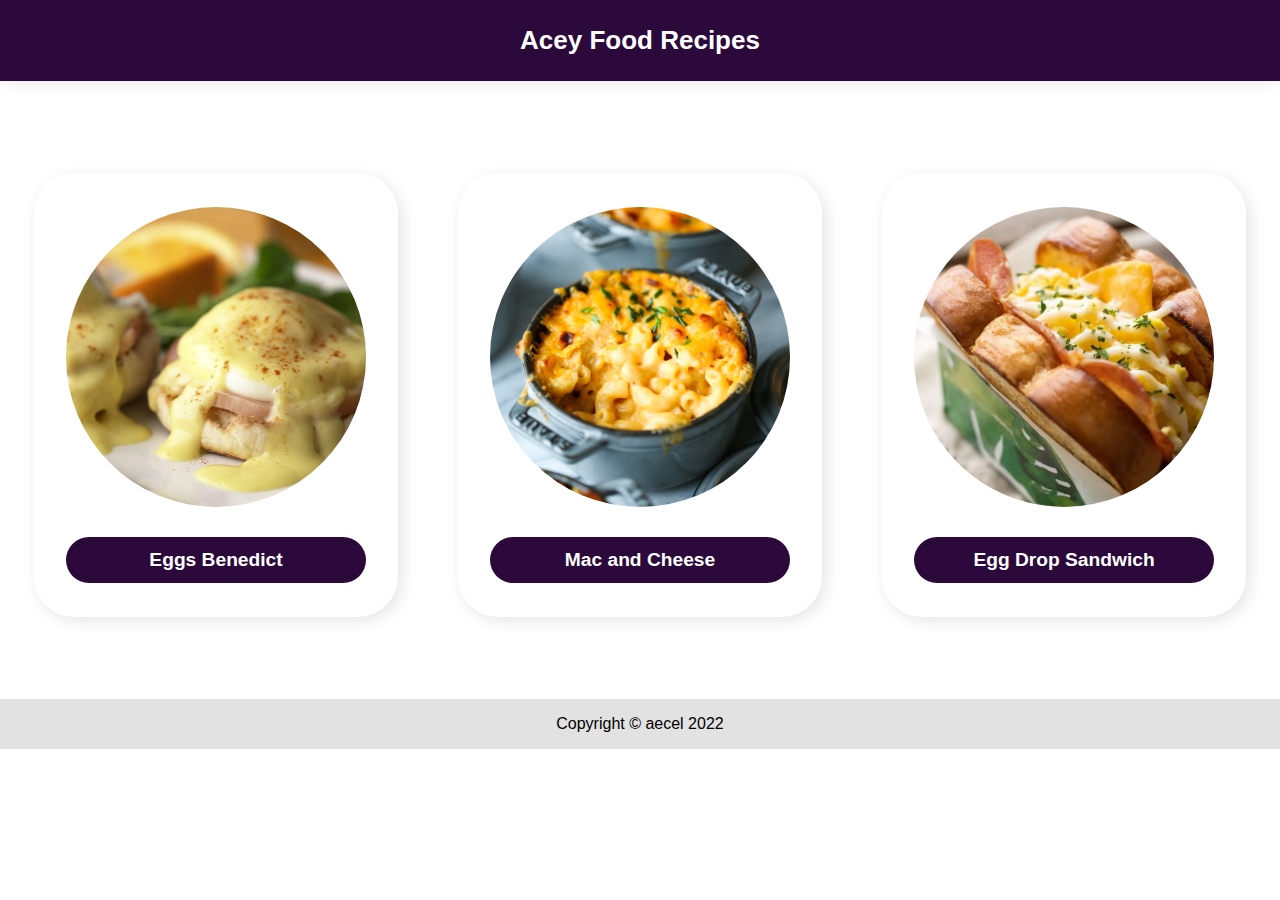
<file: index.html>
<!DOCTYPE html>
<html lang="en">
  <head>
    <meta charset="UTF-8" />
    <meta http-equiv="X-UA-Compatible" content="IE=edge" />
    <meta name="viewport" content="width=device-width, initial-scale=1.0" />
    <title>Acey Food Recipes</title>
    <link rel="stylesheet" href="styles.css" />
  </head>
  <body class="index-body">
    <header class="odin-title">Acey Food Recipes</header>
    <div class="content">
      <div class="recipe-list">
        <a href="./recipes/eggs-benedict.html">
          <div class="recipe">
            <img src="./images/eggs-benny.jfif" alt="Sexy Eggs Benedict" />
            <div class="recipe-name">Eggs Benedict</div>
          </div>
        </a>
        <a href="./recipes/mac.html">
          <div class="recipe">
            <img src="./images/mac.jpg" alt="Sexy Mac and Cheese" />
            <div class="recipe-name">Mac and Cheese</div>
          </div>
        </a>
        <a href="./recipes/egg-drop.html">
          <div class="recipe">
            <img src="./images/egg-drop.webp" alt="Sexy Egg Drop" />
            <div class="recipe-name">Egg Drop Sandwich</div>
          </div>
        </a>
        <!-- <a href="./recipes/eggs-benedict.html">
          <div class="recipe">
            <img src="./images/eggs-benny.jfif" alt="Sexy Eggs Benedict" />
            <div class="recipe-name">Eggs Benedict</div>
          </div>
        </a> -->
      </div>
    </div>
    <footer>Copyright © aecel 2022</footer>
  </body>
</html>
</file>
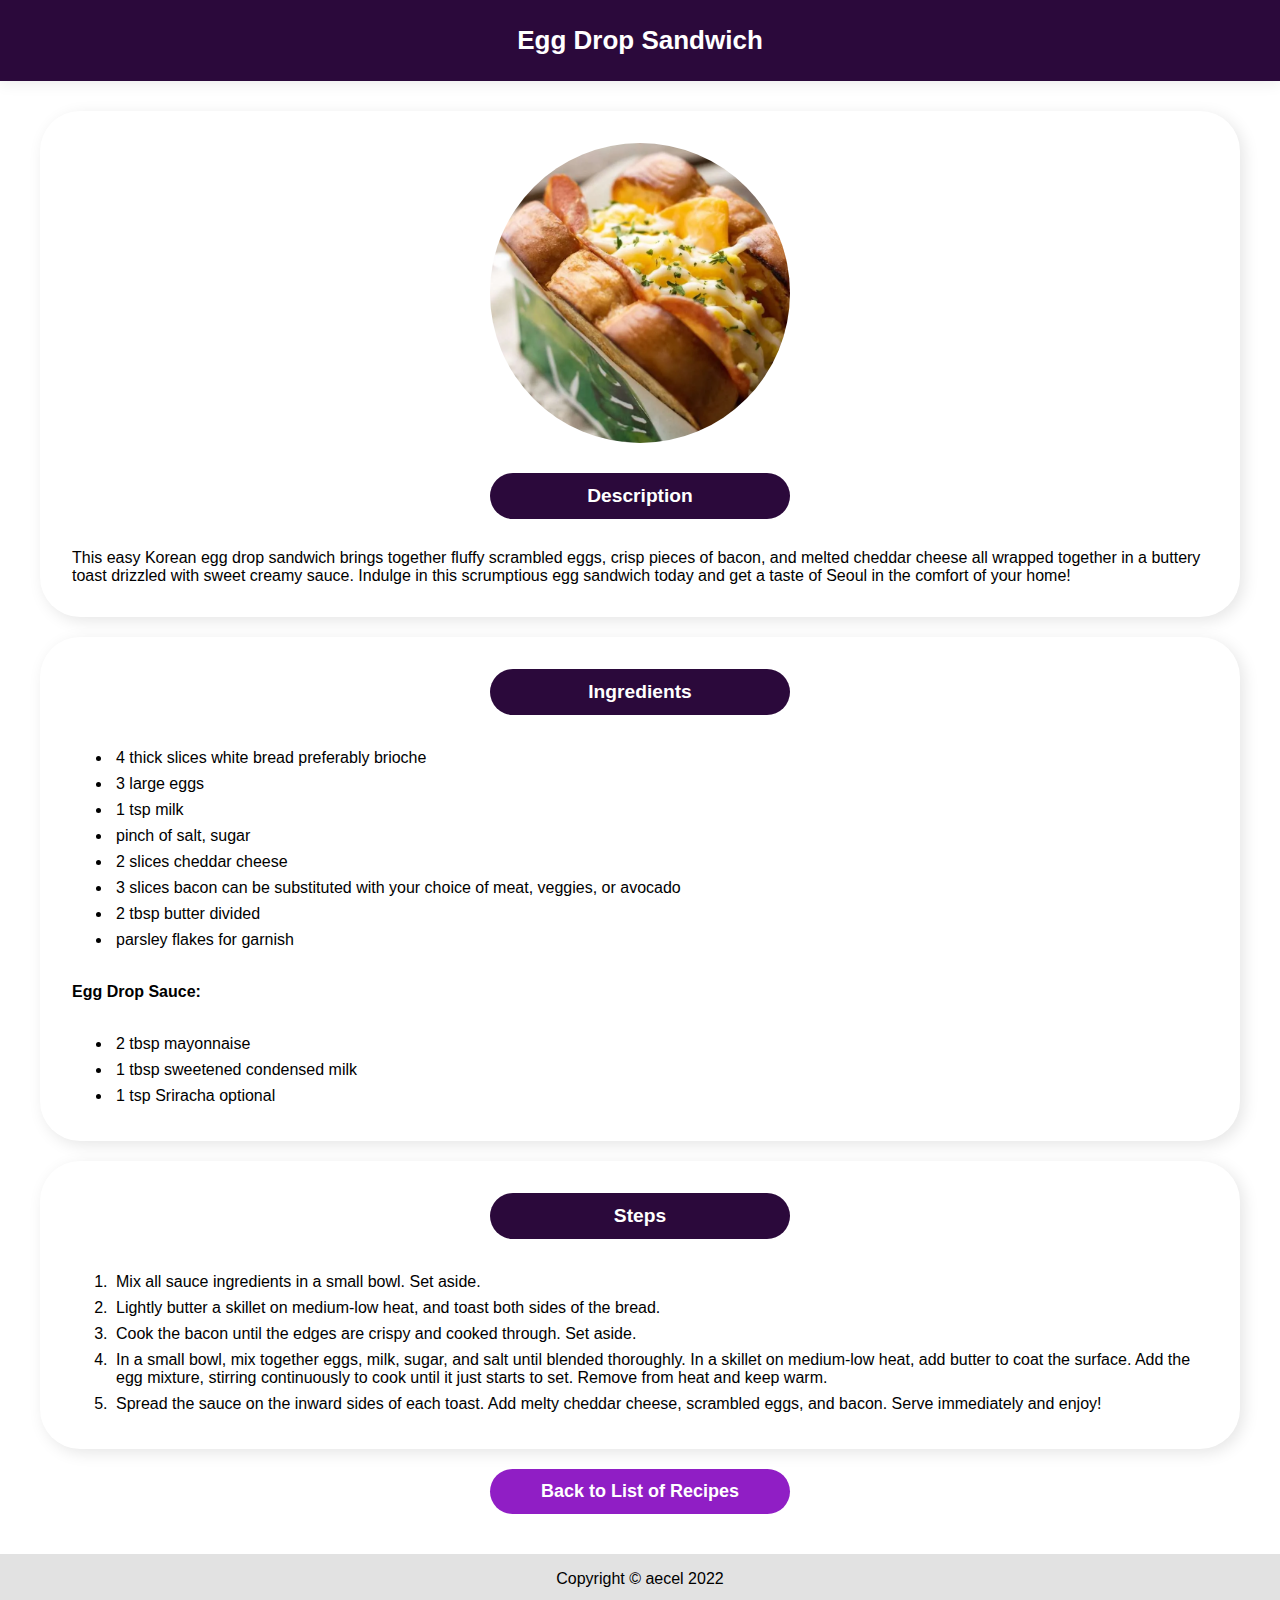
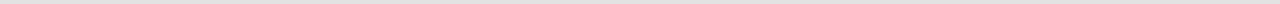
<file: recipes/egg-drop.html>
<!DOCTYPE html>
<html lang="en">
<head>
    <meta charset="UTF-8">
    <meta http-equiv="X-UA-Compatible" content="IE=edge">
    <meta name="viewport" content="width=device-width, initial-scale=1.0">
    <title>Egg Drop Sandwich</title>
    <link rel="stylesheet" href="../styles.css">
</head>
<body class="recipe-body">
    
    <header class="recipe-title">Egg Drop Sandwich</header>
    <div class="center-me">
        <img src="../images/egg-drop.webp" alt="Sexy Egg Drop Sandwich">

        <h3 class="section">Description</h3>
        <p class="desc-text">
            This easy Korean egg drop sandwich brings together fluffy scrambled eggs, 
            crisp pieces of bacon, and melted cheddar cheese all wrapped together in a buttery toast drizzled with sweet creamy sauce. 
            Indulge in this scrumptious egg sandwich today and get a taste of Seoul in the comfort of your home!
        </p>
    </div>
    <div class="section-container">
        <h3 class="section">Ingredients</h3>
        <ul>
            <li>4 thick slices white bread preferably brioche</li>
            <li>3 large eggs</li>
            <li>1 tsp milk</li>
            <li>pinch of salt, sugar</li>
            <li>2 slices cheddar cheese</li>
            <li>3 slices bacon can be substituted with your choice of meat, veggies, or avocado</li>
            <li>2 tbsp butter divided</li>
            <li>parsley flakes for garnish</li>
        </ul>
        <h4>Egg Drop Sauce:</h4>
        <ul>
            <li>2 tbsp mayonnaise</li>
            <li>1 tbsp sweetened condensed milk</li>
            <li>1 tsp Sriracha optional</li>
        </ul>
    </div>
    <div class="section-container">
    <h3 class="section">Steps</h3>
    
    <ol>
        <li>Mix all sauce ingredients in a small bowl. Set aside.</li>
        <li>Lightly butter a skillet on medium-low heat, and toast both sides of the bread.</li>
        <li>Cook the bacon until the edges are crispy and cooked through. Set aside.</li>
        <li>In a small bowl, mix together eggs, milk, sugar, and salt until blended thoroughly. In a skillet on medium-low heat, 
            add butter to coat the surface. 
            Add the egg mixture, stirring continuously to cook until it just starts to set. Remove from heat and keep warm.</li>
        <li>Spread the sauce on the inward sides of each toast. Add melty cheddar cheese, scrambled eggs, and bacon. Serve immediately and enjoy!</li>
    </ol>
    
    </div>
    <a class="back-to-home" href="../index.html">Back to List of Recipes</a>
    <footer>Copyright © aecel 2022</footer>
</body>
</html>
</file>
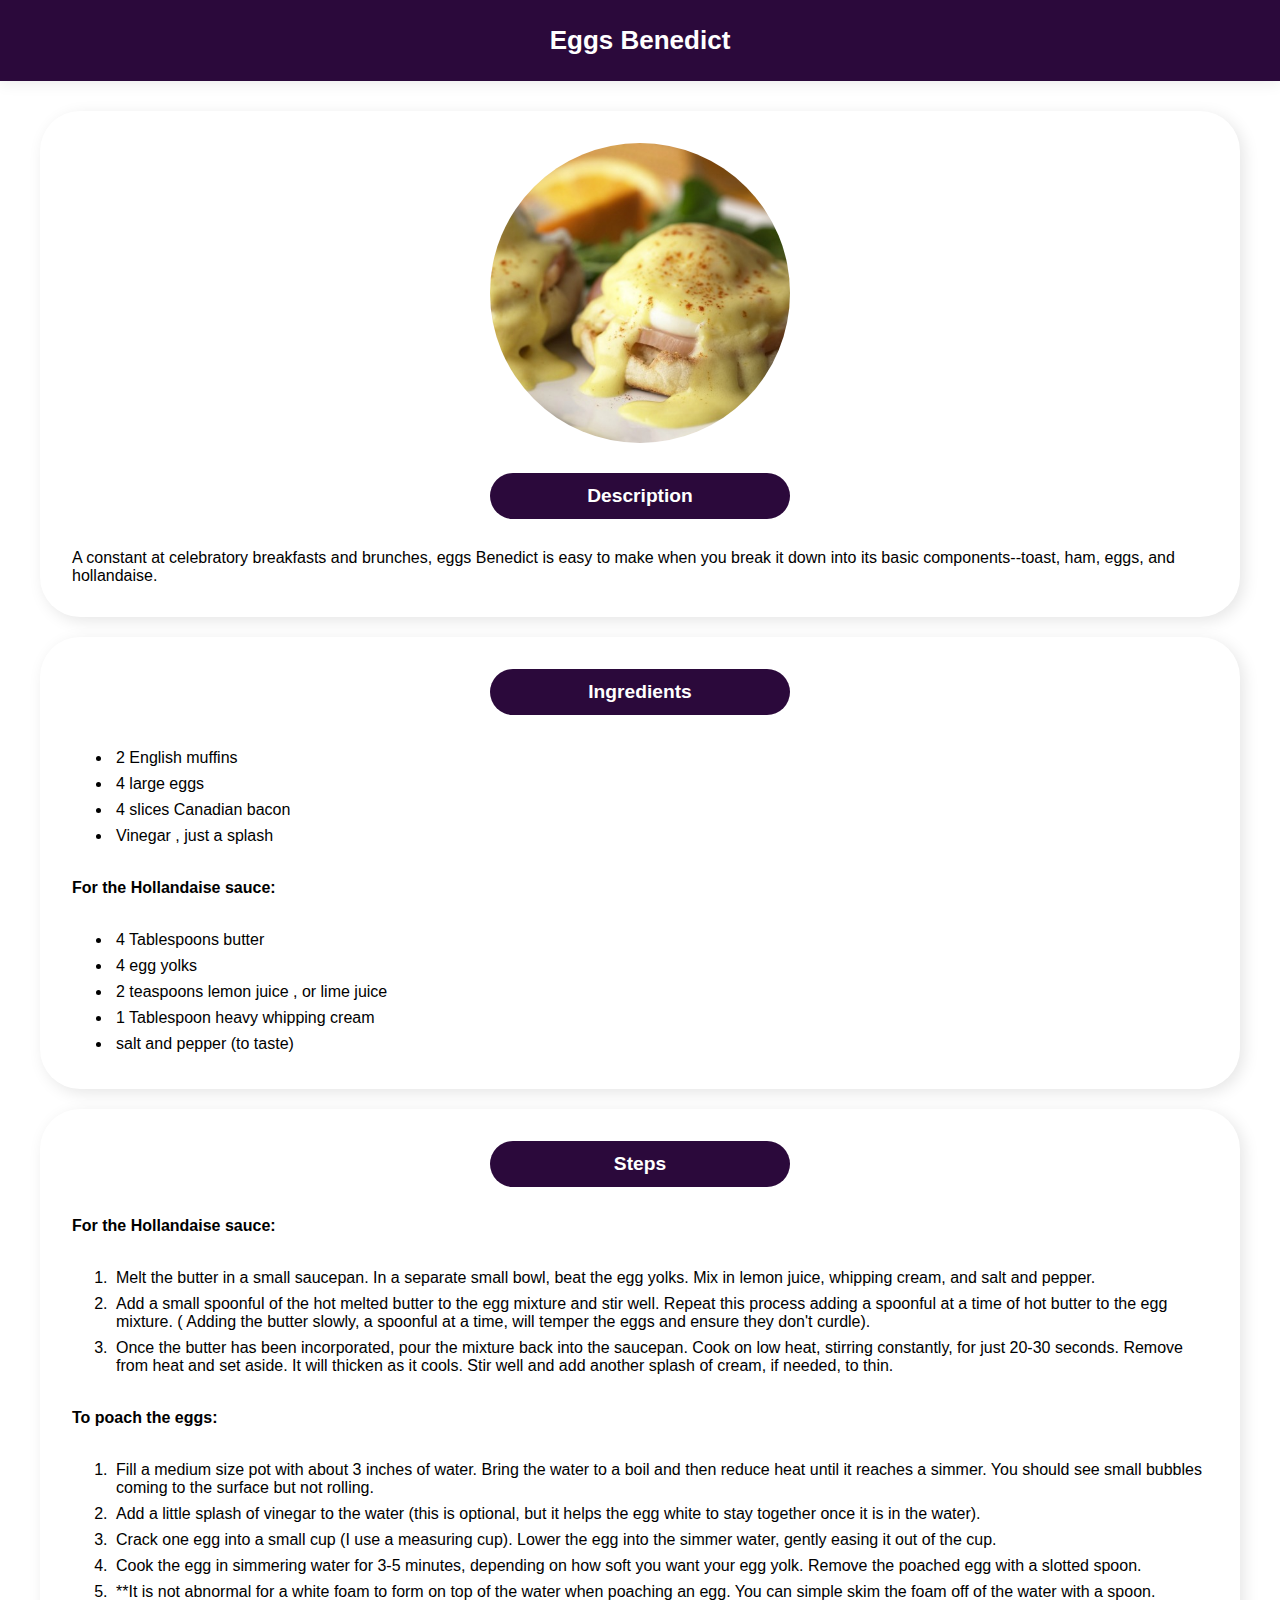
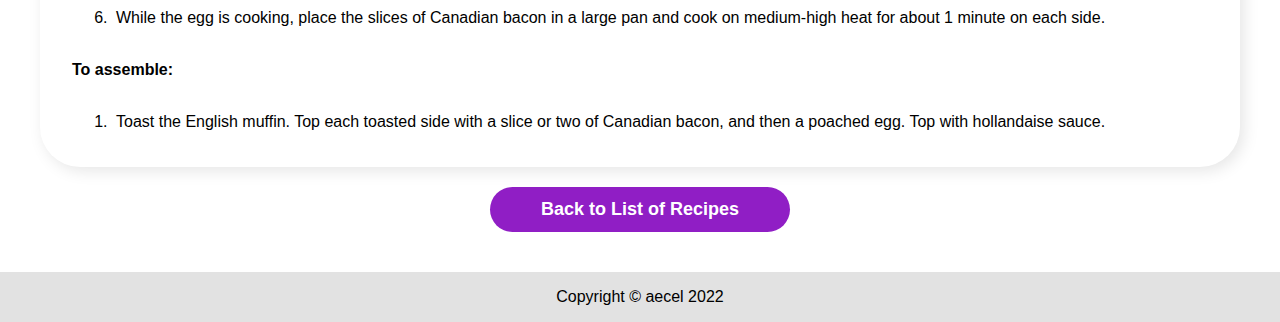
<file: recipes/eggs-benedict.html>
<!DOCTYPE html>
<html lang="en">
<head>
    <meta charset="UTF-8">
    <meta http-equiv="X-UA-Compatible" content="IE=edge">
    <meta name="viewport" content="width=device-width, initial-scale=1.0">
    <title>Eggs Benedict</title>
    <link rel="stylesheet" href="../styles.css">
</head>
<body class="recipe-body">
    
    <header class="recipe-title">Eggs Benedict</header>
    <div class="center-me">
        <img src="../images/eggs-benny.jfif" alt="Sexy Eggs Benedict">

        <h3 class="section">Description</h3>
        <p class="desc-text">
            A constant at celebratory breakfasts and brunches, 
            eggs Benedict is easy to make when you break it down into its basic components--toast, ham, eggs, and hollandaise.
        </p>
    </div>
    <div class="section-container">
        <h3 class="section">Ingredients</h3>
        <ul>
            <li>2 English muffins</li>
            <li>4 large eggs</li>
            <li>4 slices Canadian bacon</li>
            <li>Vinegar , just a splash</li>
        </ul>
        <h4>For the Hollandaise sauce:</h4>
        <ul>
            <li>4 Tablespoons butter</li>
            <li>4 egg yolks</li>
            <li>2 teaspoons lemon juice , or lime juice</li>
            <li>1 Tablespoon heavy whipping cream</li>
            <li>salt and pepper (to taste)</li>
        </ul>
    </div>
    <div class="section-container">
    <h3 class="section">Steps</h3>
    <h4>For the Hollandaise sauce:</h4>
    <ol>
        <li>
            <p>
                Melt the butter in a small saucepan. 
                In a separate small bowl, beat the egg yolks. 
                Mix in lemon juice, whipping cream, and salt and pepper.
            </p>
        </li>
        <li>
            <p>
                Add a small spoonful of the hot melted butter to the egg mixture and stir well. 
                Repeat this process adding a spoonful at a time of hot butter to the egg mixture.
                ( Adding the butter slowly, a spoonful at a time, will temper the eggs and ensure they don't curdle).
            </p>
        </li>
        <li>
            <p>
                Once the butter has been incorporated, pour the mixture back into the saucepan. 
                Cook on low heat, stirring constantly, for just 20-30 seconds. 
                Remove from heat and set aside. It will thicken as it cools. 
                Stir well and add another splash of cream, if needed, to thin.
            </p>
        </li>
    </ol>
    <h4>To poach the eggs:</h4>
    <ol>
        <li>
            <p>
                Fill a medium size pot with about 3 inches of water. 
                Bring the water to a boil and then reduce heat until it reaches a simmer. 
                You should see small bubbles coming to the surface but not rolling.  
            </p>
        </li>
        <li>
            <p>
                Add a little splash of vinegar to the water (this is optional, 
                but it helps the egg white to stay together once it is in the water).
            </p>
        </li>
        <li>
            <p>
                Crack one egg into a small cup (I use a measuring cup).  
                Lower the egg into the simmer water, gently easing it out of the cup.
            </p>
        </li>
        <li>
            <p>
                Cook the egg in simmering water for 3-5 minutes, depending on how soft you want your egg yolk. 
                Remove the poached egg with a slotted spoon.
            </p>
        </li>
        <li>
            <p>
                **It is not abnormal for a white foam to form on top of the water when poaching an egg. 
                You can simple skim the foam off of the water with a spoon.
            </p>
        </li>
        <li>
            <p>
                While the egg is cooking, 
                place the slices of Canadian bacon in a large pan and cook on medium-high heat for about 1 minute on each side.
            </p>
        </li>
    </ol>
    <h4>To assemble:</h4>
    <ol>
        <li>
            <p>
                Toast the English muffin. 
                Top each toasted side with a slice or two of Canadian bacon, and then a poached egg. 
                Top with hollandaise sauce.
            </p>
        </li>
    </ol>
    </div>
    <a class="back-to-home" href="../index.html">Back to List of Recipes</a>
    <footer>Copyright © aecel 2022</footer>
</body>
</html>
</file>
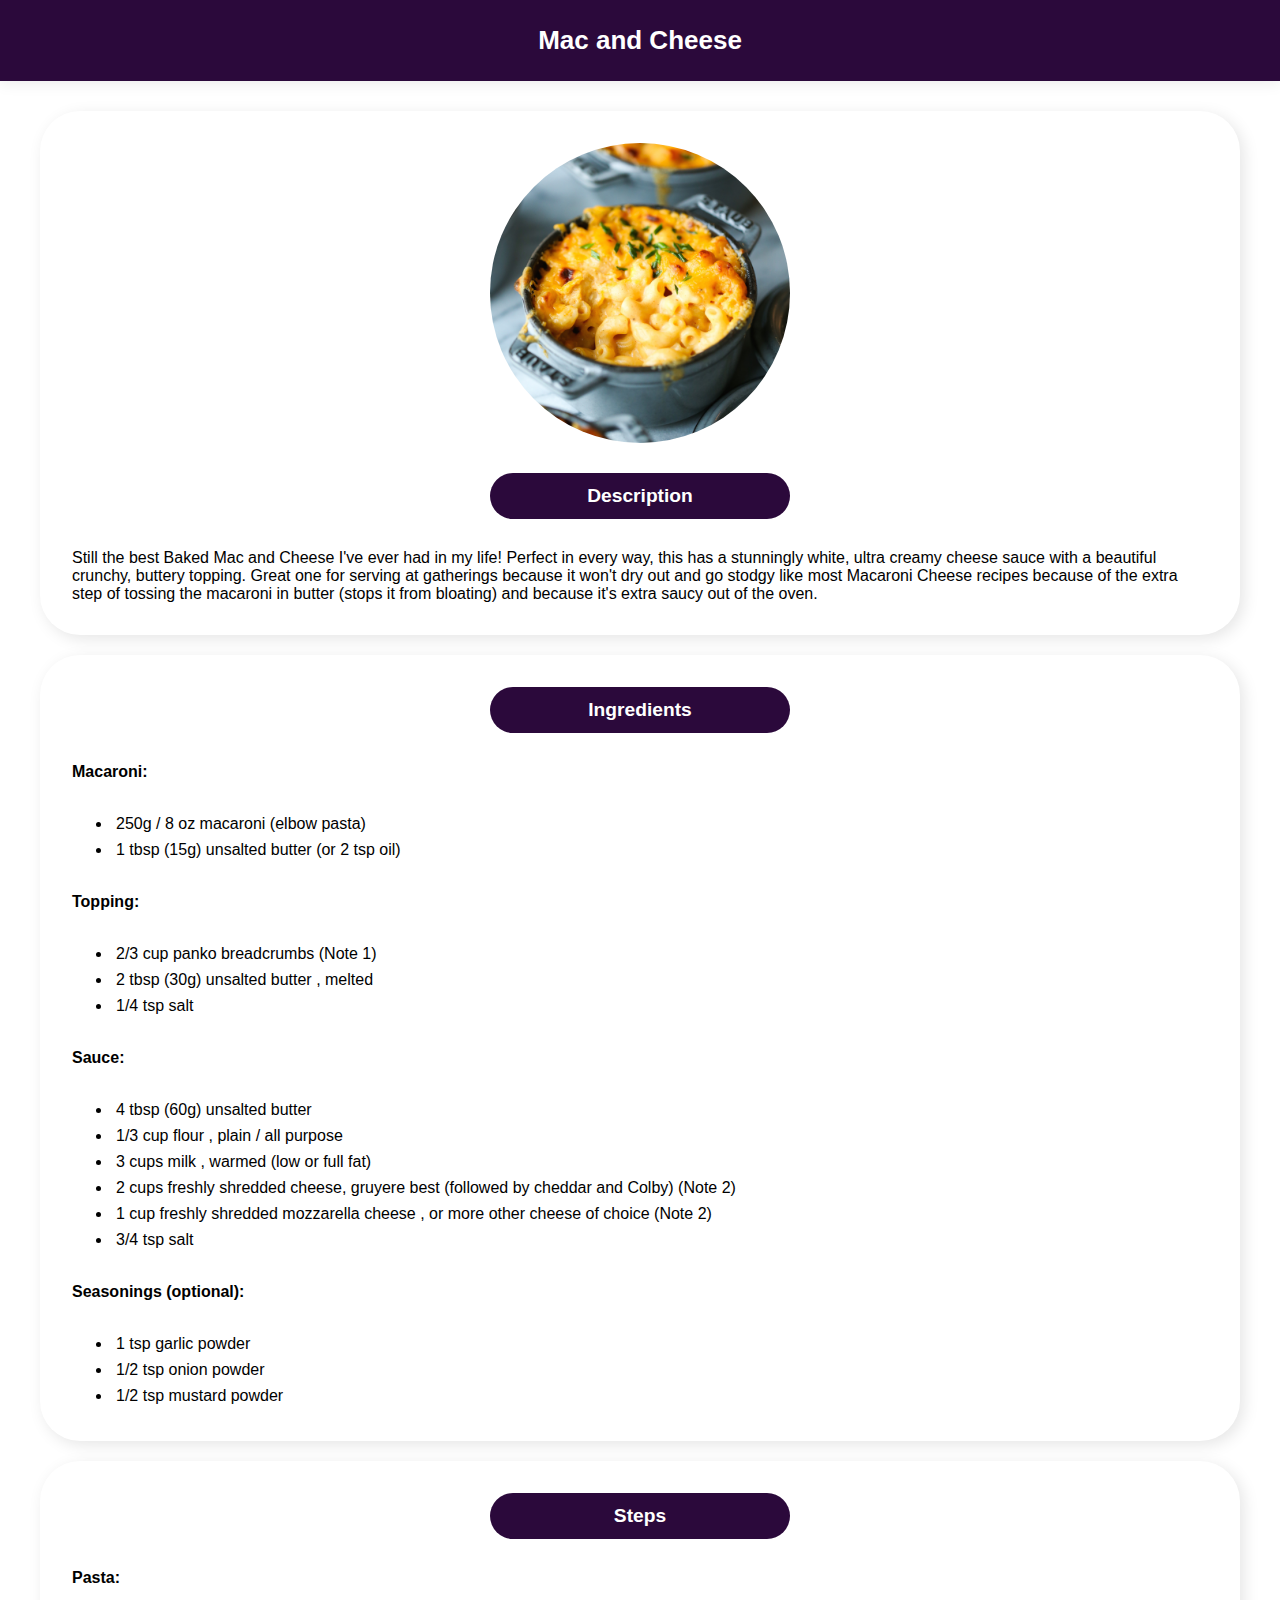
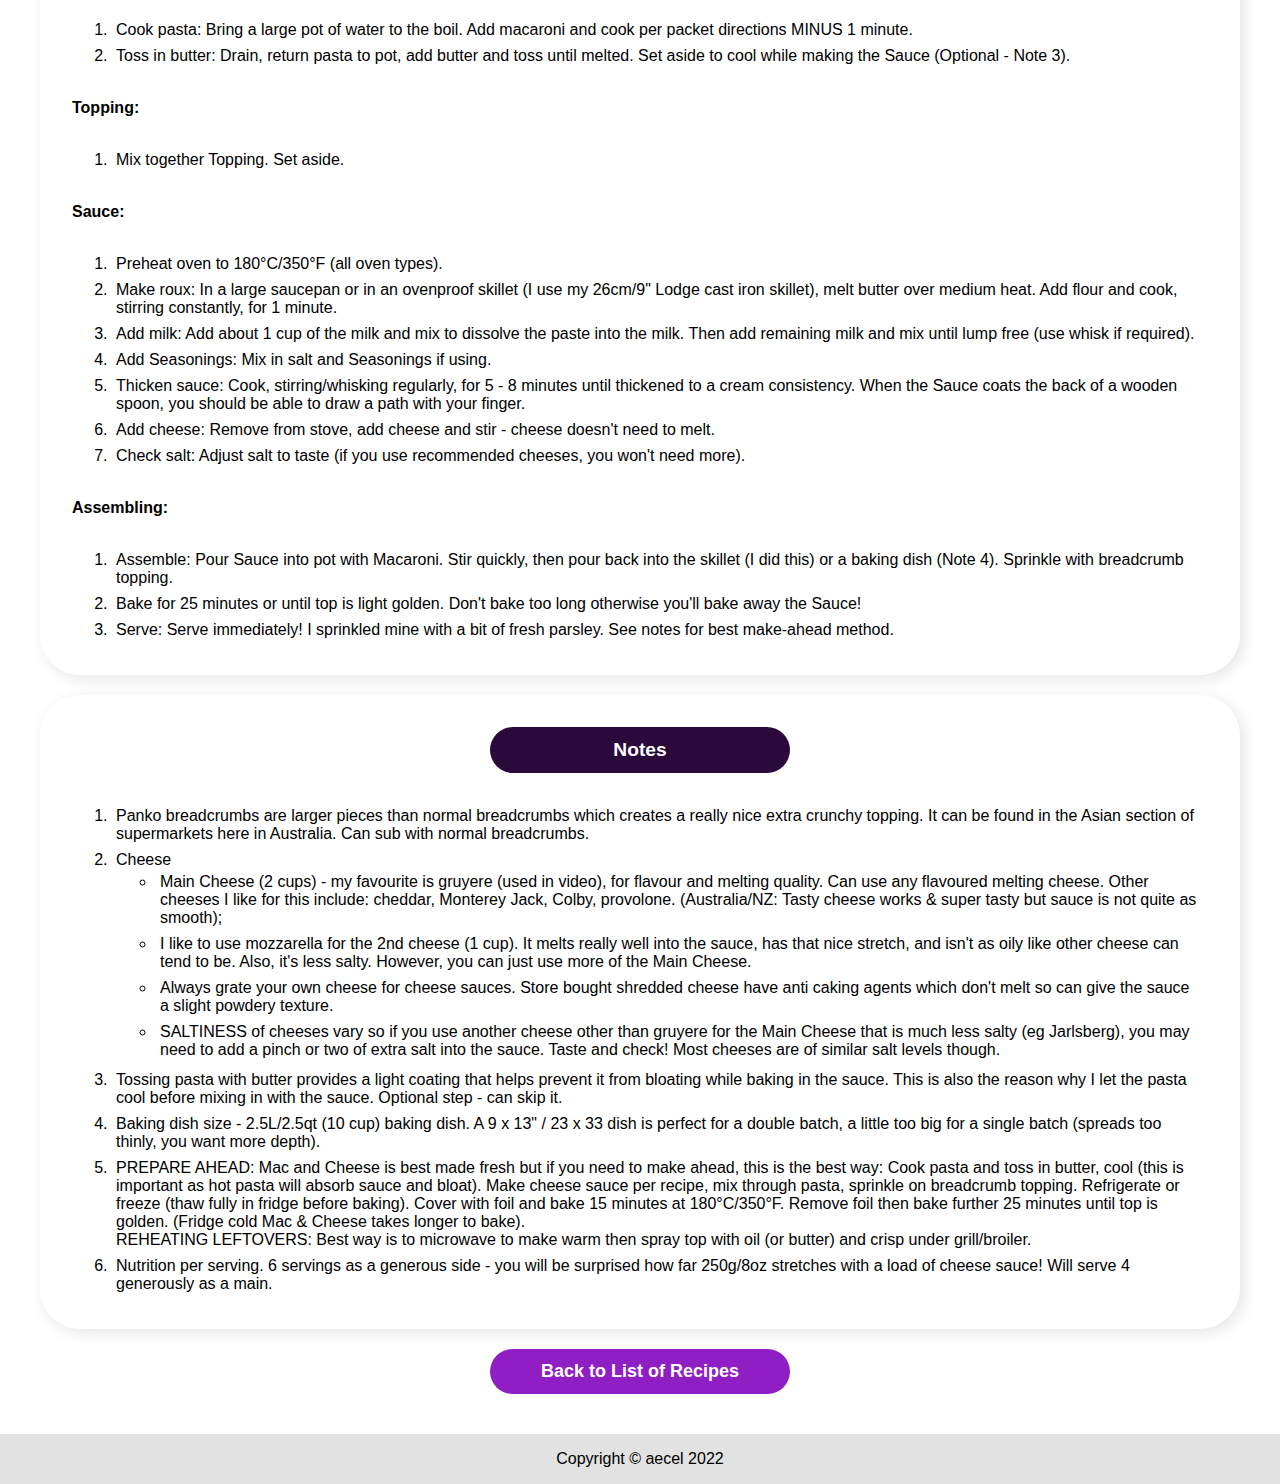
<file: recipes/mac.html>
<!DOCTYPE html>
<html lang="en">
  <head>
    <meta charset="UTF-8" />
    <meta http-equiv="X-UA-Compatible" content="IE=edge" />
    <meta name="viewport" content="width=device-width, initial-scale=1.0" />
    <title>Mac and Cheese</title>
    <link rel="stylesheet" href="../styles.css" />
  </head>
  <body class="recipe-body">
    <header class="recipe-title">Mac and Cheese</header>
    <div class="center-me">
      <img src="../images/mac.jpg" alt="Sexy Mac and Cheese" />

      <h3 class="section">Description</h3>
      <p class="desc-text">
        Still the best Baked Mac and Cheese I've ever had in my life! Perfect in
        every way, this has a stunningly white, ultra creamy cheese sauce with a
        beautiful crunchy, buttery topping. Great one for serving at gatherings
        because it won't dry out and go stodgy like most Macaroni Cheese recipes
        because of the extra step of tossing the macaroni in butter (stops it
        from bloating) and because it's extra saucy out of the oven.
      </p>
    </div>
    <div class="section-container">
      <h3 class="section">Ingredients</h3>
      <h4>Macaroni:</h4>
      <ul>
        <li>250g / 8 oz macaroni (elbow pasta)</li>
        <li>1 tbsp (15g) unsalted butter (or 2 tsp oil)</li>
      </ul>
      <h4>Topping:</h4>
      <ul>
        <li>2/3 cup panko breadcrumbs (Note 1)</li>
        <li>2 tbsp (30g) unsalted butter , melted</li>
        <li>1/4 tsp salt</li>
      </ul>
      <h4>Sauce:</h4>
      <ul>
        <li>4 tbsp (60g) unsalted butter</li>
        <li>1/3 cup flour , plain / all purpose</li>
        <li>3 cups milk , warmed (low or full fat)</li>
        <li>
          2 cups freshly shredded cheese, gruyere best (followed by cheddar and
          Colby) (Note 2)
        </li>
        <li>
          1 cup freshly shredded mozzarella cheese , or more other cheese of
          choice (Note 2)
        </li>
        <li>3/4 tsp salt</li>
      </ul>
      <h4>Seasonings (optional):</h4>
      <ul>
        <li>1 tsp garlic powder</li>
        <li>1/2 tsp onion powder</li>
        <li>1/2 tsp mustard powder</li>
      </ul>
    </div>
    <div class="section-container">
      <h3 class="section">Steps</h3>

      <h4>Pasta:</h4>
      <ol>
        <li>
          Cook pasta: Bring a large pot of water to the boil. Add macaroni and
          cook per packet directions MINUS 1 minute.
        </li>
        <li>
          Toss in butter: Drain, return pasta to pot, add butter and toss until
          melted. Set aside to cool while making the Sauce (Optional - Note 3).
        </li>
      </ol>

      <h4>Topping:</h4>
      <ol>
        <li>Mix together Topping. Set aside.</li>
      </ol>

      <h4>Sauce:</h4>
      <ol>
        <li>Preheat oven to 180°C/350°F (all oven types).</li>
        <li>
          Make roux: In a large saucepan or in an ovenproof skillet (I use my
          26cm/9" Lodge cast iron skillet), melt butter over medium heat. Add
          flour and cook, stirring constantly, for 1 minute.
        </li>
        <li>
          Add milk: Add about 1 cup of the milk and mix to dissolve the paste
          into the milk. Then add remaining milk and mix until lump free (use
          whisk if required).
        </li>
        <li>Add Seasonings: Mix in salt and Seasonings if using.</li>
        <li>
          Thicken sauce: Cook, stirring/whisking regularly, for 5 - 8 minutes
          until thickened to a cream consistency. When the Sauce coats the back
          of a wooden spoon, you should be able to draw a path with your finger.
        </li>
        <li>
          Add cheese: Remove from stove, add cheese and stir - cheese doesn't
          need to melt.
        </li>
        <li>
          Check salt: Adjust salt to taste (if you use recommended cheeses, you
          won't need more).
        </li>
      </ol>
      <h4>Assembling:</h4>
      <ol>
        <li>
          Assemble: Pour Sauce into pot with Macaroni. Stir quickly, then pour
          back into the skillet (I did this) or a baking dish (Note 4). Sprinkle
          with breadcrumb topping.
        </li>
        <li>
          Bake for 25 minutes or until top is light golden. Don't bake too long
          otherwise you'll bake away the Sauce!
        </li>
        <li>
          Serve: Serve immediately! I sprinkled mine with a bit of fresh
          parsley. See notes for best make-ahead method.
        </li>
      </ol>
    </div>
    <div class="section-container">
      <h3 class="section">Notes</h3>
      <ol>
        <li>
          Panko breadcrumbs are larger pieces than normal breadcrumbs which
          creates a really nice extra crunchy topping. It can be found in the
          Asian section of supermarkets here in Australia. Can sub with normal
          breadcrumbs.
        </li>
        <li>
          Cheese
          <ul>
            <li>
              Main Cheese (2 cups) - my favourite is gruyere (used in video),
              for flavour and melting quality. Can use any flavoured melting
              cheese. Other cheeses I like for this include: cheddar, Monterey
              Jack, Colby, provolone. (Australia/NZ: Tasty cheese works & super
              tasty but sauce is not quite as smooth);
            </li>
            <li>
              I like to use mozzarella for the 2nd cheese (1 cup). It melts
              really well into the sauce, has that nice stretch, and isn't as
              oily like other cheese can tend to be. Also, it's less salty.
              However, you can just use more of the Main Cheese.
            </li>
            <li>
              Always grate your own cheese for cheese sauces. Store bought
              shredded cheese have anti caking agents which don't melt so can
              give the sauce a slight powdery texture.
            </li>
            <li>
              SALTINESS of cheeses vary so if you use another cheese other than
              gruyere for the Main Cheese that is much less salty (eg
              Jarlsberg), you may need to add a pinch or two of extra salt into
              the sauce. Taste and check! Most cheeses are of similar salt
              levels though.
            </li>
          </ul>
        </li>
        <li>
          Tossing pasta with butter provides a light coating that helps prevent
          it from bloating while baking in the sauce. This is also the reason
          why I let the pasta cool before mixing in with the sauce. Optional
          step - can skip it.
        </li>
        <li>
          Baking dish size - 2.5L/2.5qt (10 cup) baking dish. A 9 x 13" / 23 x
          33 dish is perfect for a double batch, a little too big for a single
          batch (spreads too thinly, you want more depth).
        </li>
        <li>
          PREPARE AHEAD: Mac and Cheese is best made fresh but if you need to
          make ahead, this is the best way: Cook pasta and toss in butter, cool
          (this is important as hot pasta will absorb sauce and bloat). Make
          cheese sauce per recipe, mix through pasta, sprinkle on breadcrumb
          topping. Refrigerate or freeze (thaw fully in fridge before baking).
          Cover with foil and bake 15 minutes at 180°C/350°F. Remove foil then
          bake further 25 minutes until top is golden. (Fridge cold Mac & Cheese
          takes longer to bake).
          <p>
            REHEATING LEFTOVERS: Best way is to microwave to make warm then
            spray top with oil (or butter) and crisp under grill/broiler.
          </p>
        </li>
        <li>
          Nutrition per serving. 6 servings as a generous side - you will be
          surprised how far 250g/8oz stretches with a load of cheese sauce! Will
          serve 4 generously as a main.
        </li>
      </ol>
    </div>
    <a class="back-to-home" href="../index.html">Back to List of Recipes</a>
    <footer>Copyright © aecel 2022</footer>
  </body>
</html>
</file>
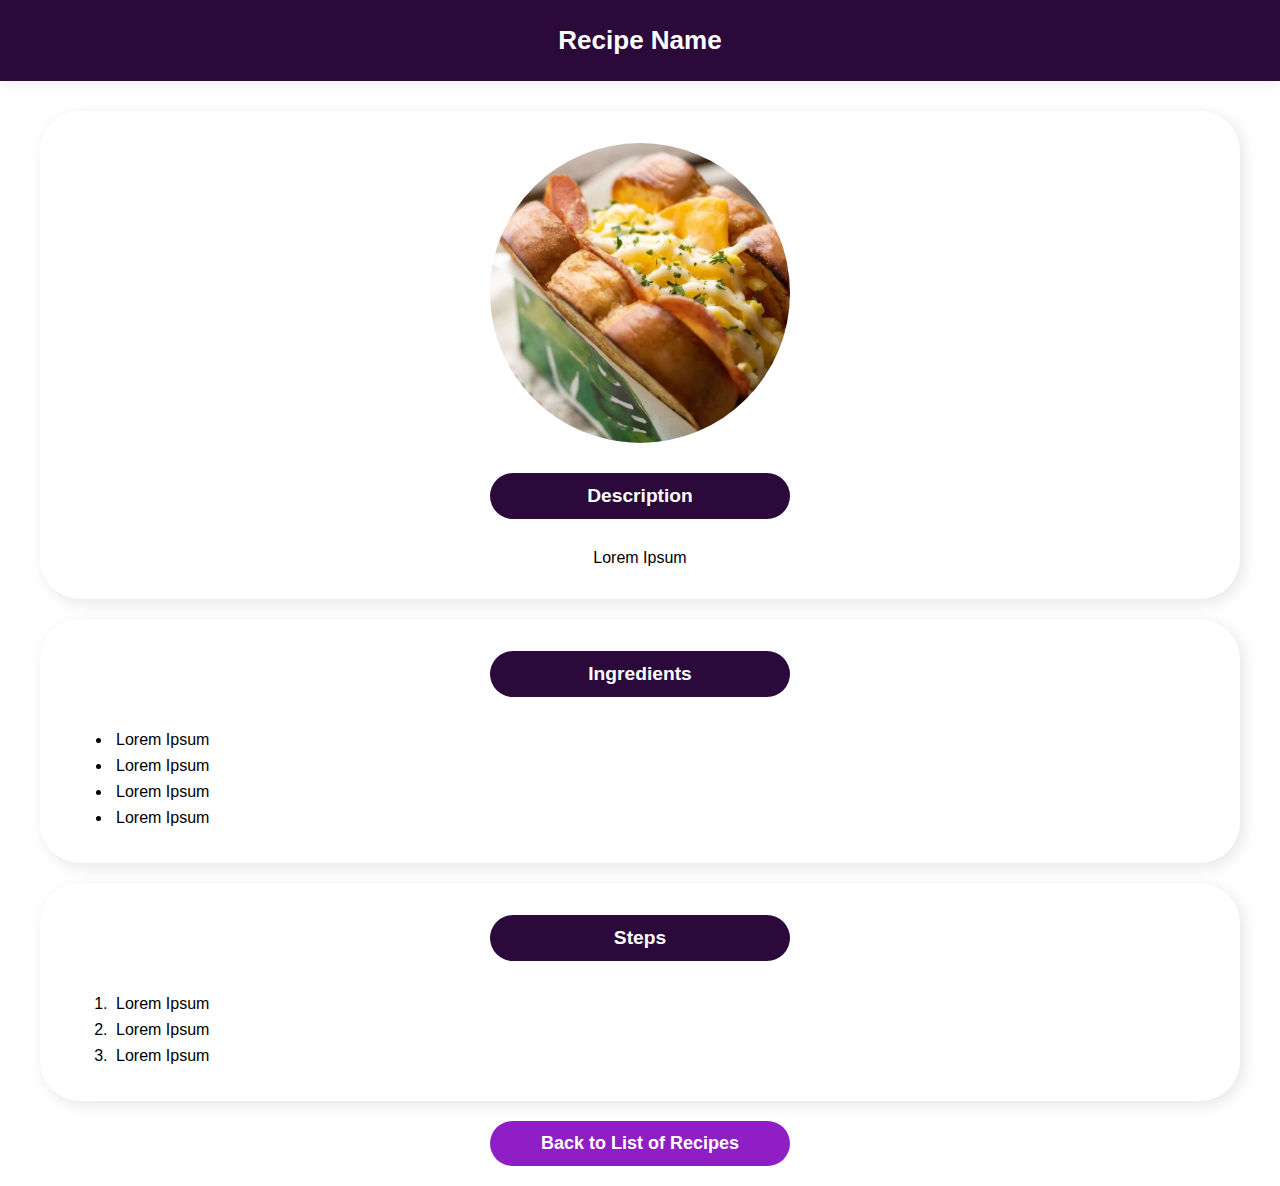
<file: recipes/recipe-template.html>
<!DOCTYPE html>
<html lang="en">
<head>
    <meta charset="UTF-8">
    <meta http-equiv="X-UA-Compatible" content="IE=edge">
    <meta name="viewport" content="width=device-width, initial-scale=1.0">
    <title>Recipe Name</title>
    <link rel="stylesheet" href="../styles.css">
</head>
<body class="recipe-body">
    
    <header class="recipe-title">Recipe Name</header>
    <div class="center-me">
        <img src="../images/egg-drop.webp" alt="Sexy Recipe Name">

        <h3 class="section">Description</h3>
        <p class="desc-text">
            Lorem Ipsum
        </p>
    </div>
    <div class="section-container">
        <h3 class="section">Ingredients</h3>
        <ul>
            <li>Lorem Ipsum</li>
            <li>Lorem Ipsum</li>
            <li>Lorem Ipsum</li>
            <li>Lorem Ipsum</li>
        </ul>
    </div>
    <div class="section-container">
    <h3 class="section">Steps</h3>
    
    <ol>
        <li>
            <p>
                Lorem Ipsum
            </p>
        </li>
        <li>
            <p>
                Lorem Ipsum
            </p>
        </li>
        <li>
            <p>
                Lorem Ipsum
            </p>
        </li>
    </ol>
    
    </div>
    <a class="back-to-home" href="../index.html">Back to List of Recipes</a>
</body>
</html>
</file>
<file: styles.css>
* {
  font-family: "Segoe UI", Tahoma, Geneva, Verdana, sans-serif;
  margin: 0;
}

body {
  margin: 0;
  padding: 0;
  background-color: white;
}

.index-body {
  display: flex;
  flex-direction: column;
  justify-content: space-between;
}

header,
footer {
  display: flex;
  justify-content: center;
  align-items: center;
  padding: 16px;
}

header {
  font-size: 26px;
  font-weight: bold;
}

footer {
  background-color: rgb(226, 226, 226);
  text-align: center;
}

li {
  padding: 4px;
}

.odin-title,
.recipe-title {
  text-align: center;
  margin: 0;
  padding: 0;
  padding-top: 25px;
  padding-bottom: 25px;
  margin-bottom: 10px;
  background-color: rgb(43, 9, 59);
  color: white;

  box-shadow: 0 0 16px rgba(0, 0, 0, 0.1);
  /*border-bottom-left-radius: 40px;
    border-bottom-right-radius: 40px;*/
}

.content {
  margin-top: 50px;
  margin-bottom: 50px;
}

.recipe-list {
  list-style-type: none;
  margin: 0;
  padding: 32px;
  display: flex;
  justify-content: center;
  gap: 60px;
  flex-wrap: wrap;
}

a {
  text-decoration: none;
  padding: 0;
  margin: 0;
}

.recipe,
.center-me,
.section-container {
  display: flex;
  flex-direction: column;

  justify-content: center;
  gap: 30px;
  padding: 32px;
  /*border: 1px solid #eee;*/
  box-shadow: 4px 4px 16px rgba(0, 0, 0, 0.1);
  border-radius: 40px;
  background-color: white;
}

.recipe {
  align-items: center;
  height: 380px;
  width: 300px;
}

.recipe:hover {
  box-shadow: 4px 4px 16px rgba(105, 77, 217, 0.525);
}

.center-me {
  align-items: center;
  margin-left: 40px;
  margin-right: 40px;
}

.section-container {
  margin-left: 40px;
  margin-right: 40px;
}

.recipe-body {
  display: flex;
  flex-direction: column;
  gap: 20px;
}

.recipe-name,
.section,
.back-to-home {
  background-color: rgb(43, 9, 59);
  color: white;
  text-align: center;
  padding-top: 12px;
  padding-bottom: 12px;
  border-radius: 40px;
  width: 300px;
  font-weight: bold;
  font-size: larger;
}

img {
  height: 300px;
  width: 300px;
  object-fit: cover;
  border-radius: 50%;
}

.back-to-home {
  text-align: center;
  font-size: large;
  margin-bottom: 20px;
  background-color: rgb(144, 30, 197);
}

.section,
.back-to-home {
  margin-left: auto;
  margin-right: auto;
}
</file>
